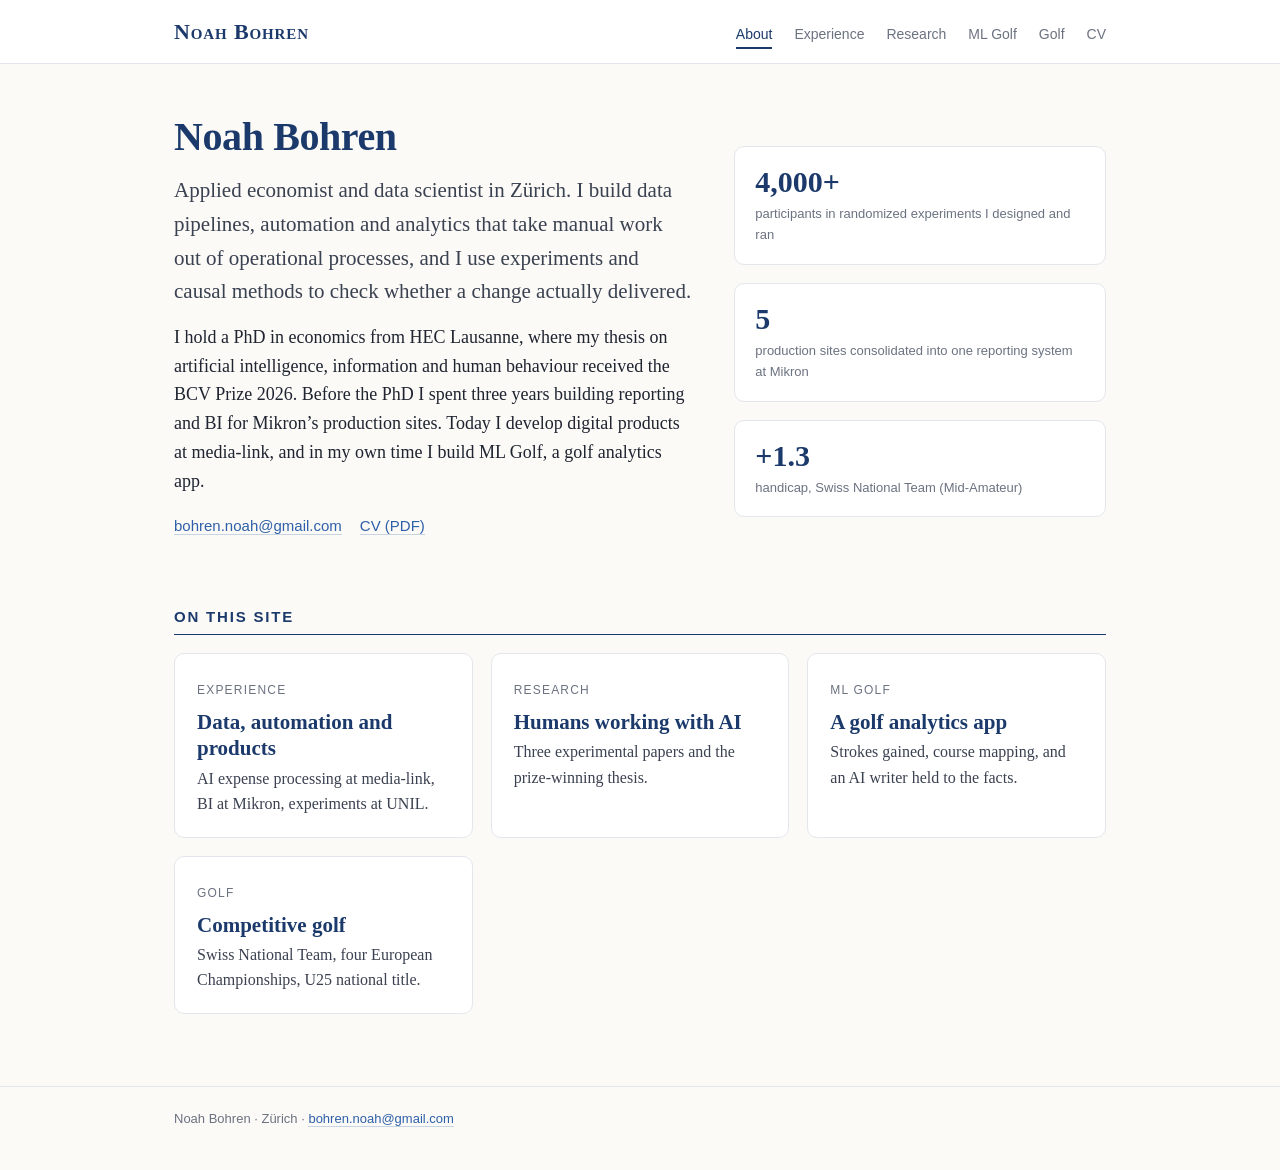
<file: index.html>
<!DOCTYPE html>
<html lang="en">
<head>
  <meta charset="utf-8">
  <meta name="viewport" content="width=device-width, initial-scale=1">
  <title>Noah Bohren</title>
  <meta name="description" content="Applied economist and data scientist in Zürich.">
  <link rel="stylesheet" href="assets/style.css">
</head>
<body>
<header class="site-header">
  <div class="inner">
    <a class="brand" href="index.html">Noah Bohren</a>
    <nav>
      <a href="index.html" aria-current="page">About</a>
      <a href="experience.html">Experience</a>
      <a href="research.html">Research</a>
      <a href="ml-golf.html">ML Golf</a>
      <a href="golf.html">Golf</a>
      <a href="docs/CV_Noah_Bohren.pdf">CV</a>
    </nav>
  </div>
</header>
<main>

<section class="hero">
  <div>
    <h1>Noah Bohren</h1>
    <p class="lede">Applied economist and data scientist in Z&uuml;rich. I build data pipelines, automation and analytics that take manual work out of operational processes, and I use experiments and causal methods to check whether a change actually delivered.</p>
    <p>I hold a PhD in economics from HEC Lausanne, where my thesis on artificial intelligence, information and human behaviour received the BCV Prize 2026. Before the PhD I spent three years building reporting and BI for Mikron&rsquo;s production sites. Today I develop digital products at media-link, and in my own time I build ML Golf, a golf analytics app.</p>
    <p class="contact"><a href="mailto:bohren.noah@gmail.com">bohren.noah@gmail.com</a><a href="docs/CV_Noah_Bohren.pdf">CV (PDF)</a></p>
  </div>
  <div class="stats hero-stats">
    <div class="stat"><div class="num">4,000+</div><div class="lbl">participants in randomized experiments I designed and ran</div></div>
    <div class="stat"><div class="num">5</div><div class="lbl">production sites consolidated into one reporting system at Mikron</div></div>
    <div class="stat"><div class="num">+1.3</div><div class="lbl">handicap, Swiss National Team (Mid-Amateur)</div></div>
  </div>
</section>

<h2>On this site</h2>
<div class="cards">
  <a class="card" href="experience.html"><span class="kicker">Experience</span><h3>Data, automation and products</h3><p>AI expense processing at media-link, BI at Mikron, experiments at UNIL.</p></a>
  <a class="card" href="research.html"><span class="kicker">Research</span><h3>Humans working with AI</h3><p>Three experimental papers and the prize-winning thesis.</p></a>
  <a class="card" href="ml-golf.html"><span class="kicker">ML Golf</span><h3>A golf analytics app</h3><p>Strokes gained, course mapping, and an AI writer held to the facts.</p></a>
  <a class="card" href="golf.html"><span class="kicker">Golf</span><h3>Competitive golf</h3><p>Swiss National Team, four European Championships, U25 national title.</p></a>
</div>

</main>
<footer>
  <div class="inner">Noah Bohren &middot; Z&uuml;rich &middot; <a href="mailto:bohren.noah@gmail.com">bohren.noah@gmail.com</a></div>
</footer>
</body>
</html>
</file>
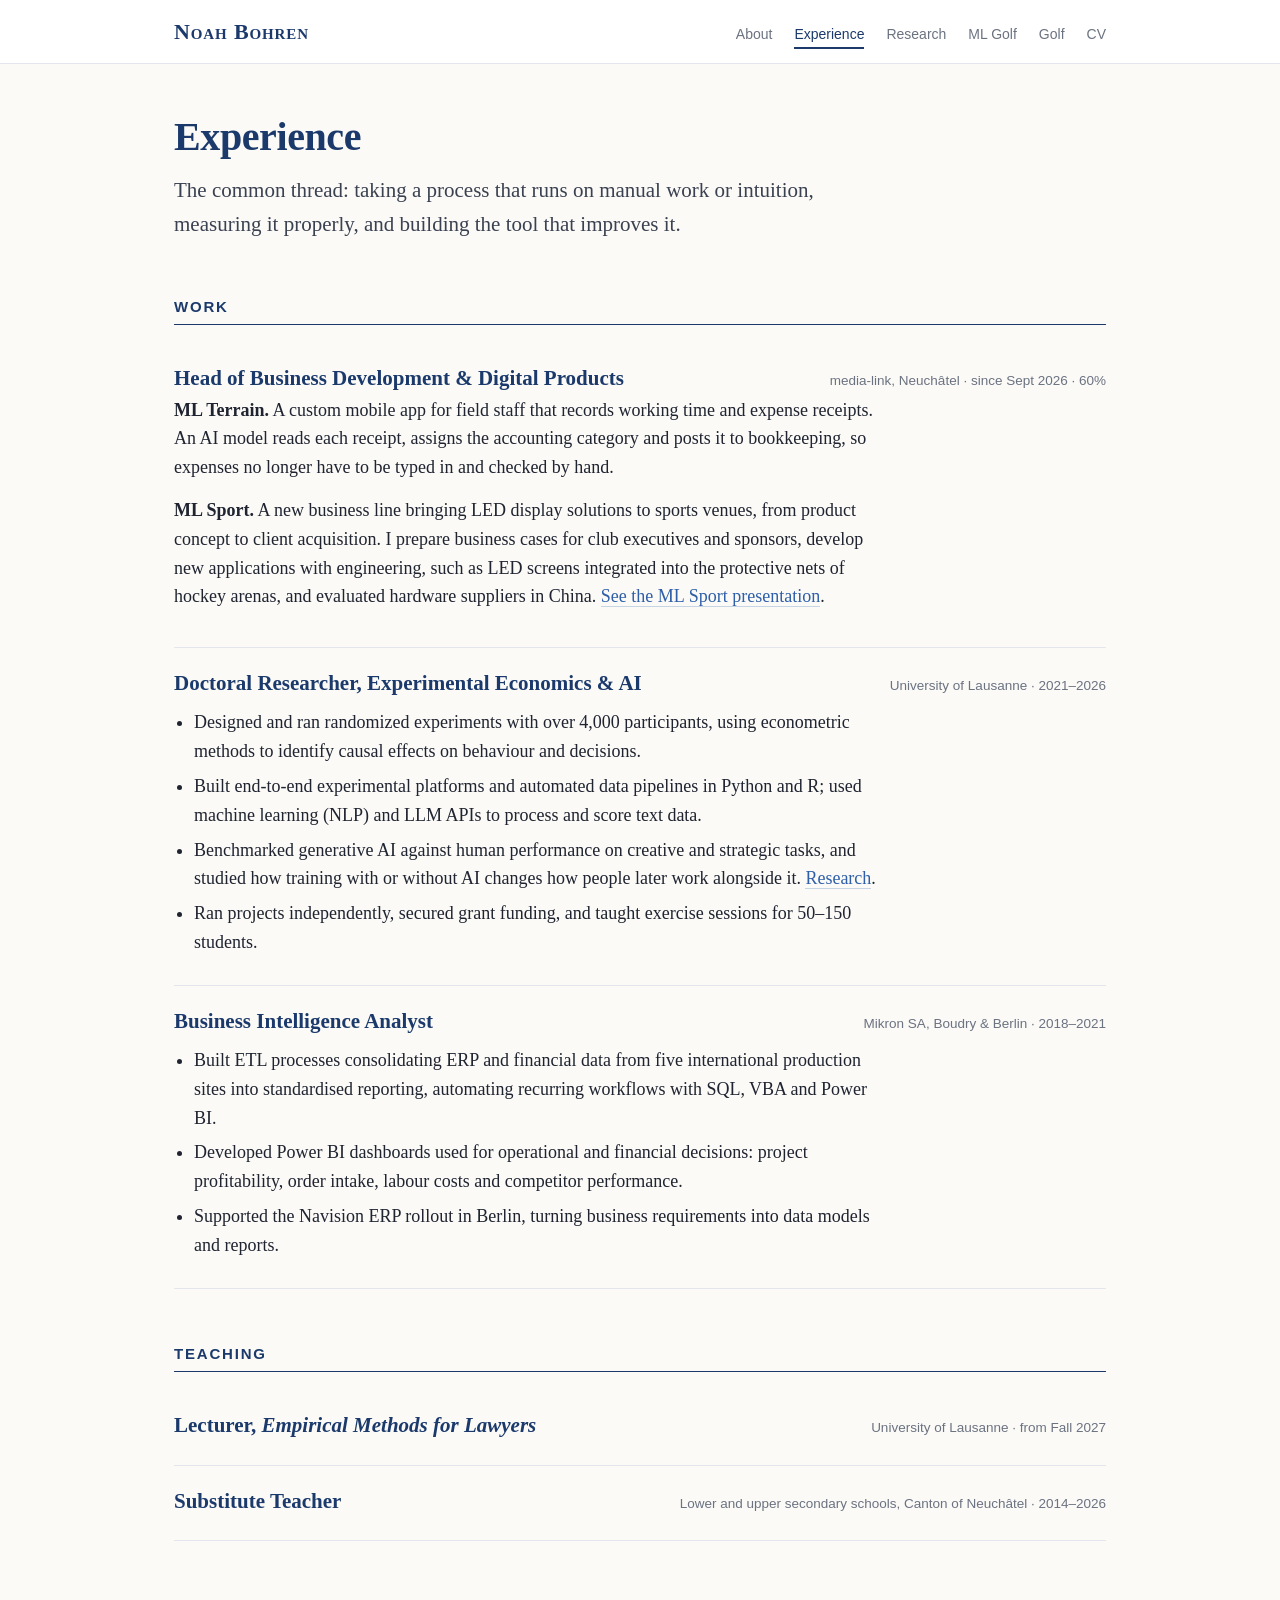
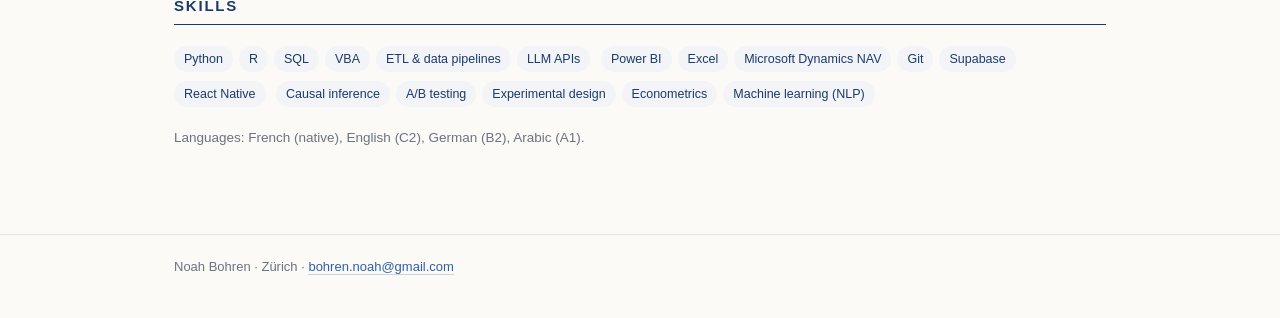
<file: experience.html>
<!DOCTYPE html>
<html lang="en">
<head>
  <meta charset="utf-8">
  <meta name="viewport" content="width=device-width, initial-scale=1">
  <title>Experience · Noah Bohren</title>
  <meta name="description" content="Work experience of Noah Bohren.">
  <link rel="stylesheet" href="assets/style.css">
</head>
<body>
<header class="site-header">
  <div class="inner">
    <a class="brand" href="index.html">Noah Bohren</a>
    <nav>
      <a href="index.html">About</a>
      <a href="experience.html" aria-current="page">Experience</a>
      <a href="research.html">Research</a>
      <a href="ml-golf.html">ML Golf</a>
      <a href="golf.html">Golf</a>
      <a href="docs/CV_Noah_Bohren.pdf">CV</a>
    </nav>
  </div>
</header>
<main>

<div class="narrow">
<h1>Experience</h1>
<p class="lede">The common thread: taking a process that runs on manual work or intuition, measuring it properly, and building the tool that improves it.</p>
</div>

<h2>Work</h2>

<div class="entry">
  <div class="entry-head"><h3>Head of Business Development &amp; Digital Products</h3><span class="meta">media-link, Neuch&acirc;tel &middot; since Sept 2026 &middot; 60%</span></div>
  <p><strong>ML Terrain.</strong> A custom mobile app for field staff that records working time and expense receipts. An AI model reads each receipt, assigns the accounting category and posts it to bookkeeping, so expenses no longer have to be typed in and checked by hand.</p>
  <p><strong>ML Sport.</strong> A new business line bringing LED display solutions to sports venues, from product concept to client acquisition. I prepare business cases for club executives and sponsors, develop new applications with engineering, such as LED screens integrated into the protective nets of hockey arenas, and evaluated hardware suppliers in China. <a href="https://nbohren.github.io/ml-sport/">See the ML Sport presentation</a>.</p>
</div>

<div class="entry">
  <div class="entry-head"><h3>Doctoral Researcher, Experimental Economics &amp; AI</h3><span class="meta">University of Lausanne &middot; 2021&ndash;2026</span></div>
  <ul>
    <li>Designed and ran randomized experiments with over 4,000 participants, using econometric methods to identify causal effects on behaviour and decisions.</li>
    <li>Built end-to-end experimental platforms and automated data pipelines in Python and R; used machine learning (NLP) and LLM APIs to process and score text data.</li>
    <li>Benchmarked generative AI against human performance on creative and strategic tasks, and studied how training with or without AI changes how people later work alongside it. <a href="research.html">Research</a>.</li>
    <li>Ran projects independently, secured grant funding, and taught exercise sessions for 50&ndash;150 students.</li>
  </ul>
</div>

<div class="entry">
  <div class="entry-head"><h3>Business Intelligence Analyst</h3><span class="meta">Mikron SA, Boudry &amp; Berlin &middot; 2018&ndash;2021</span></div>
  <ul>
    <li>Built ETL processes consolidating ERP and financial data from five international production sites into standardised reporting, automating recurring workflows with SQL, VBA and Power BI.</li>
    <li>Developed Power BI dashboards used for operational and financial decisions: project profitability, order intake, labour costs and competitor performance.</li>
    <li>Supported the Navision ERP rollout in Berlin, turning business requirements into data models and reports.</li>
  </ul>
</div>

<h2>Teaching</h2>

<div class="entry">
  <div class="entry-head"><h3>Lecturer, <em>Empirical Methods for Lawyers</em></h3><span class="meta">University of Lausanne &middot; from Fall 2027</span></div>
</div>
<div class="entry">
  <div class="entry-head"><h3>Substitute Teacher</h3><span class="meta">Lower and upper secondary schools, Canton of Neuch&acirc;tel &middot; 2014&ndash;2026</span></div>
</div>

<h2>Skills</h2>
<p>
<span class="pill">Python</span><span class="pill">R</span><span class="pill">SQL</span><span class="pill">VBA</span><span class="pill">ETL &amp; data pipelines</span><span class="pill">LLM APIs</span>
<span class="pill">Power BI</span><span class="pill">Excel</span><span class="pill">Microsoft Dynamics NAV</span><span class="pill">Git</span><span class="pill">Supabase</span><span class="pill">React Native</span>
<span class="pill">Causal inference</span><span class="pill">A/B testing</span><span class="pill">Experimental design</span><span class="pill">Econometrics</span><span class="pill">Machine learning (NLP)</span>
</p>
<p class="meta">Languages: French (native), English (C2), German (B2), Arabic (A1).</p>

</main>
<footer>
  <div class="inner">Noah Bohren &middot; Z&uuml;rich &middot; <a href="mailto:bohren.noah@gmail.com">bohren.noah@gmail.com</a></div>
</footer>
</body>
</html>
</file>
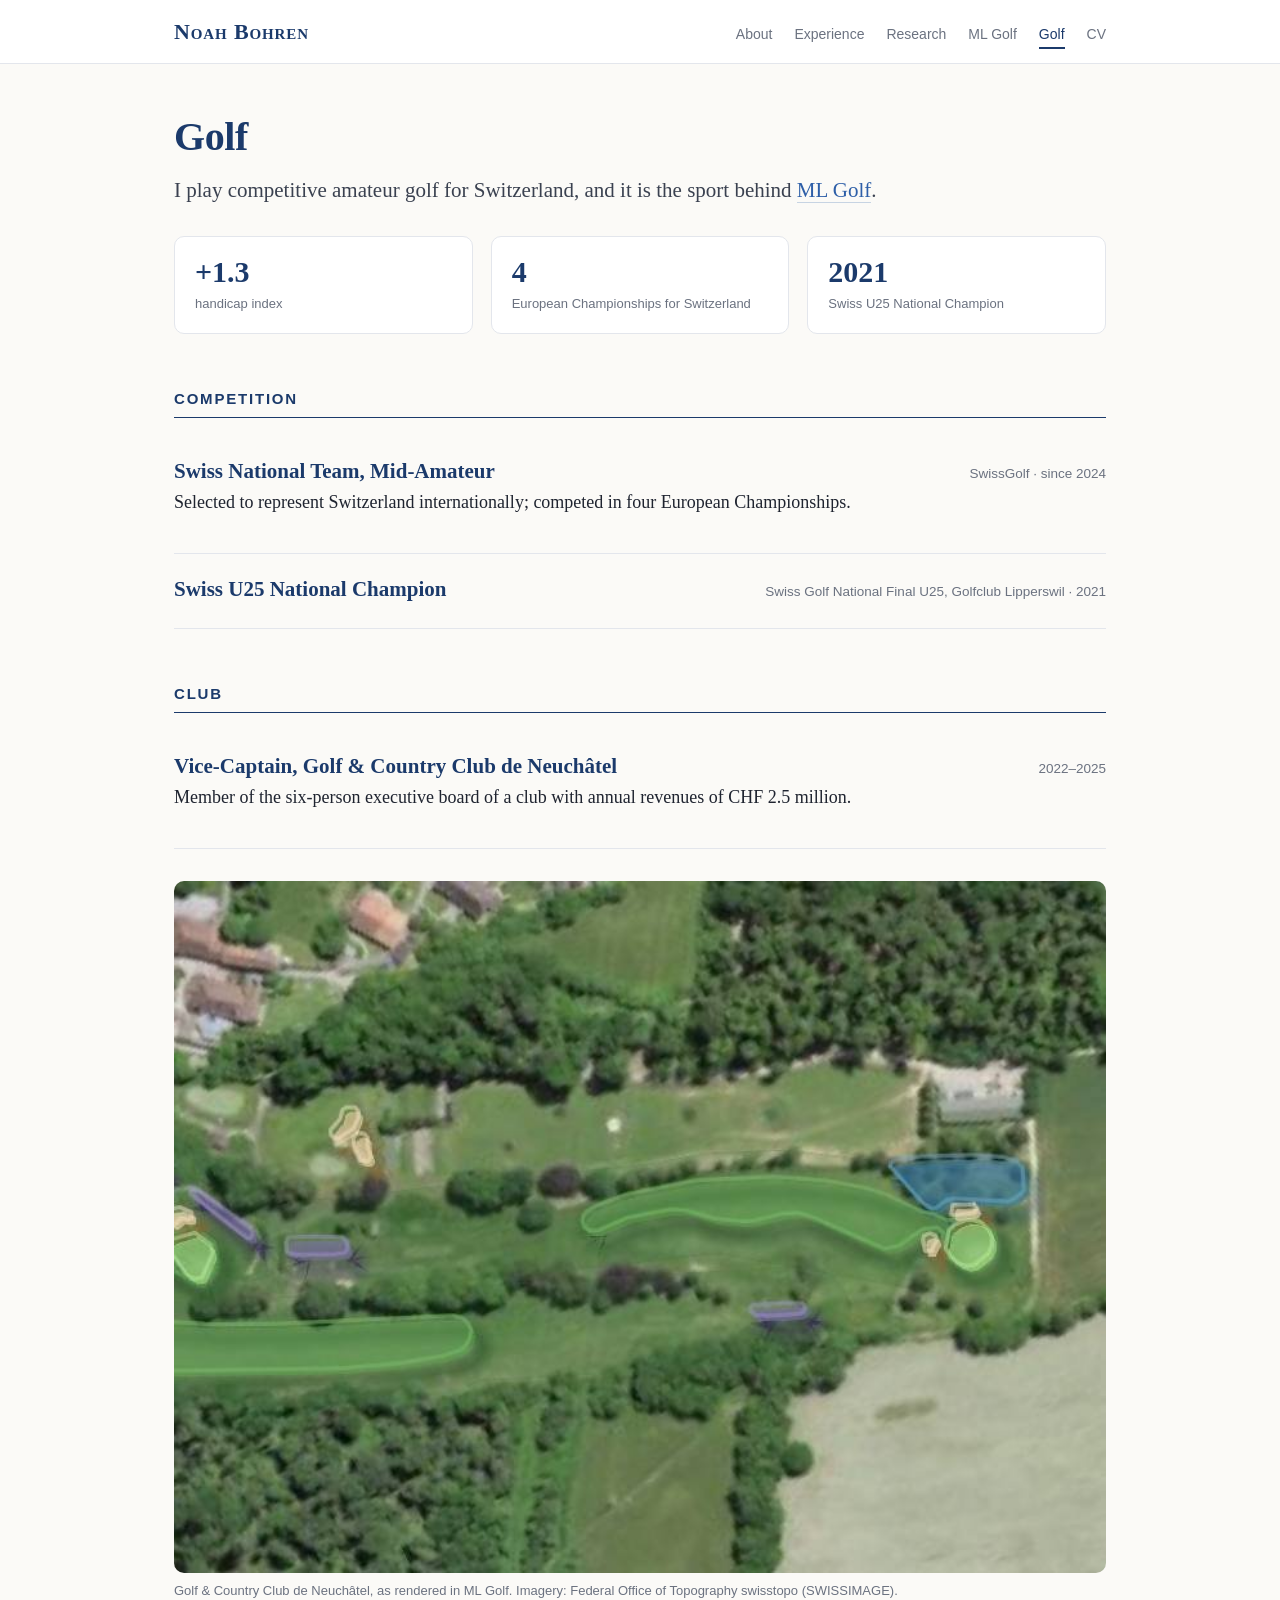
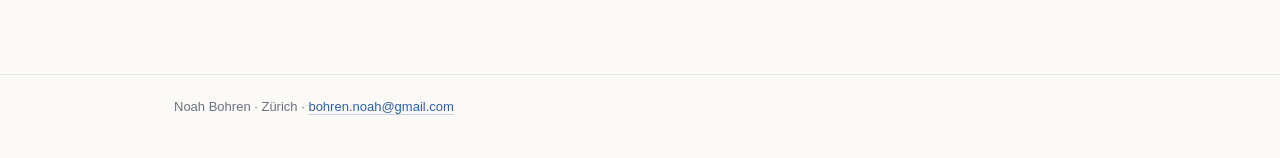
<file: golf.html>
<!DOCTYPE html>
<html lang="en">
<head>
  <meta charset="utf-8">
  <meta name="viewport" content="width=device-width, initial-scale=1">
  <title>Golf · Noah Bohren</title>
  <meta name="description" content="Competitive golf: Swiss National Team (Mid-Amateur).">
  <link rel="stylesheet" href="assets/style.css">
</head>
<body>
<header class="site-header">
  <div class="inner">
    <a class="brand" href="index.html">Noah Bohren</a>
    <nav>
      <a href="index.html">About</a>
      <a href="experience.html">Experience</a>
      <a href="research.html">Research</a>
      <a href="ml-golf.html">ML Golf</a>
      <a href="golf.html" aria-current="page">Golf</a>
      <a href="docs/CV_Noah_Bohren.pdf">CV</a>
    </nav>
  </div>
</header>
<main>

<div class="narrow">
<h1>Golf</h1>
<p class="lede">I play competitive amateur golf for Switzerland, and it is the sport behind <a href="ml-golf.html">ML Golf</a>.</p>
</div>

<div class="stats">
  <div class="stat"><div class="num">+1.3</div><div class="lbl">handicap index</div></div>
  <div class="stat"><div class="num">4</div><div class="lbl">European Championships for Switzerland</div></div>
  <div class="stat"><div class="num">2021</div><div class="lbl">Swiss U25 National Champion</div></div>
</div>

<h2>Competition</h2>
<div class="entry">
  <div class="entry-head"><h3>Swiss National Team, Mid-Amateur</h3><span class="meta">SwissGolf &middot; since 2024</span></div>
  <p>Selected to represent Switzerland internationally; competed in four European Championships.</p>
</div>
<div class="entry">
  <div class="entry-head"><h3>Swiss U25 National Champion</h3><span class="meta">Swiss Golf National Final U25, Golfclub Lipperswil &middot; 2021</span></div>
</div>

<h2>Club</h2>
<div class="entry">
  <div class="entry-head"><h3>Vice-Captain, Golf &amp; Country Club de Neuch&acirc;tel</h3><span class="meta">2022&ndash;2025</span></div>
  <p>Member of the six-person executive board of a club with annual revenues of CHF 2.5 million.</p>
</div>

<figure style="margin-top:32px">
  <img class="wide" src="assets/img/course-neuchatel.jpg" alt="Aerial view of a hole at Golf &amp; Country Club de Neuch&acirc;tel" loading="lazy">
  <figcaption>Golf &amp; Country Club de Neuch&acirc;tel, as rendered in ML Golf. Imagery: Federal Office of Topography swisstopo (SWISSIMAGE).</figcaption>
</figure>

</main>
<footer>
  <div class="inner">Noah Bohren &middot; Z&uuml;rich &middot; <a href="mailto:bohren.noah@gmail.com">bohren.noah@gmail.com</a></div>
</footer>
</body>
</html>
</file>
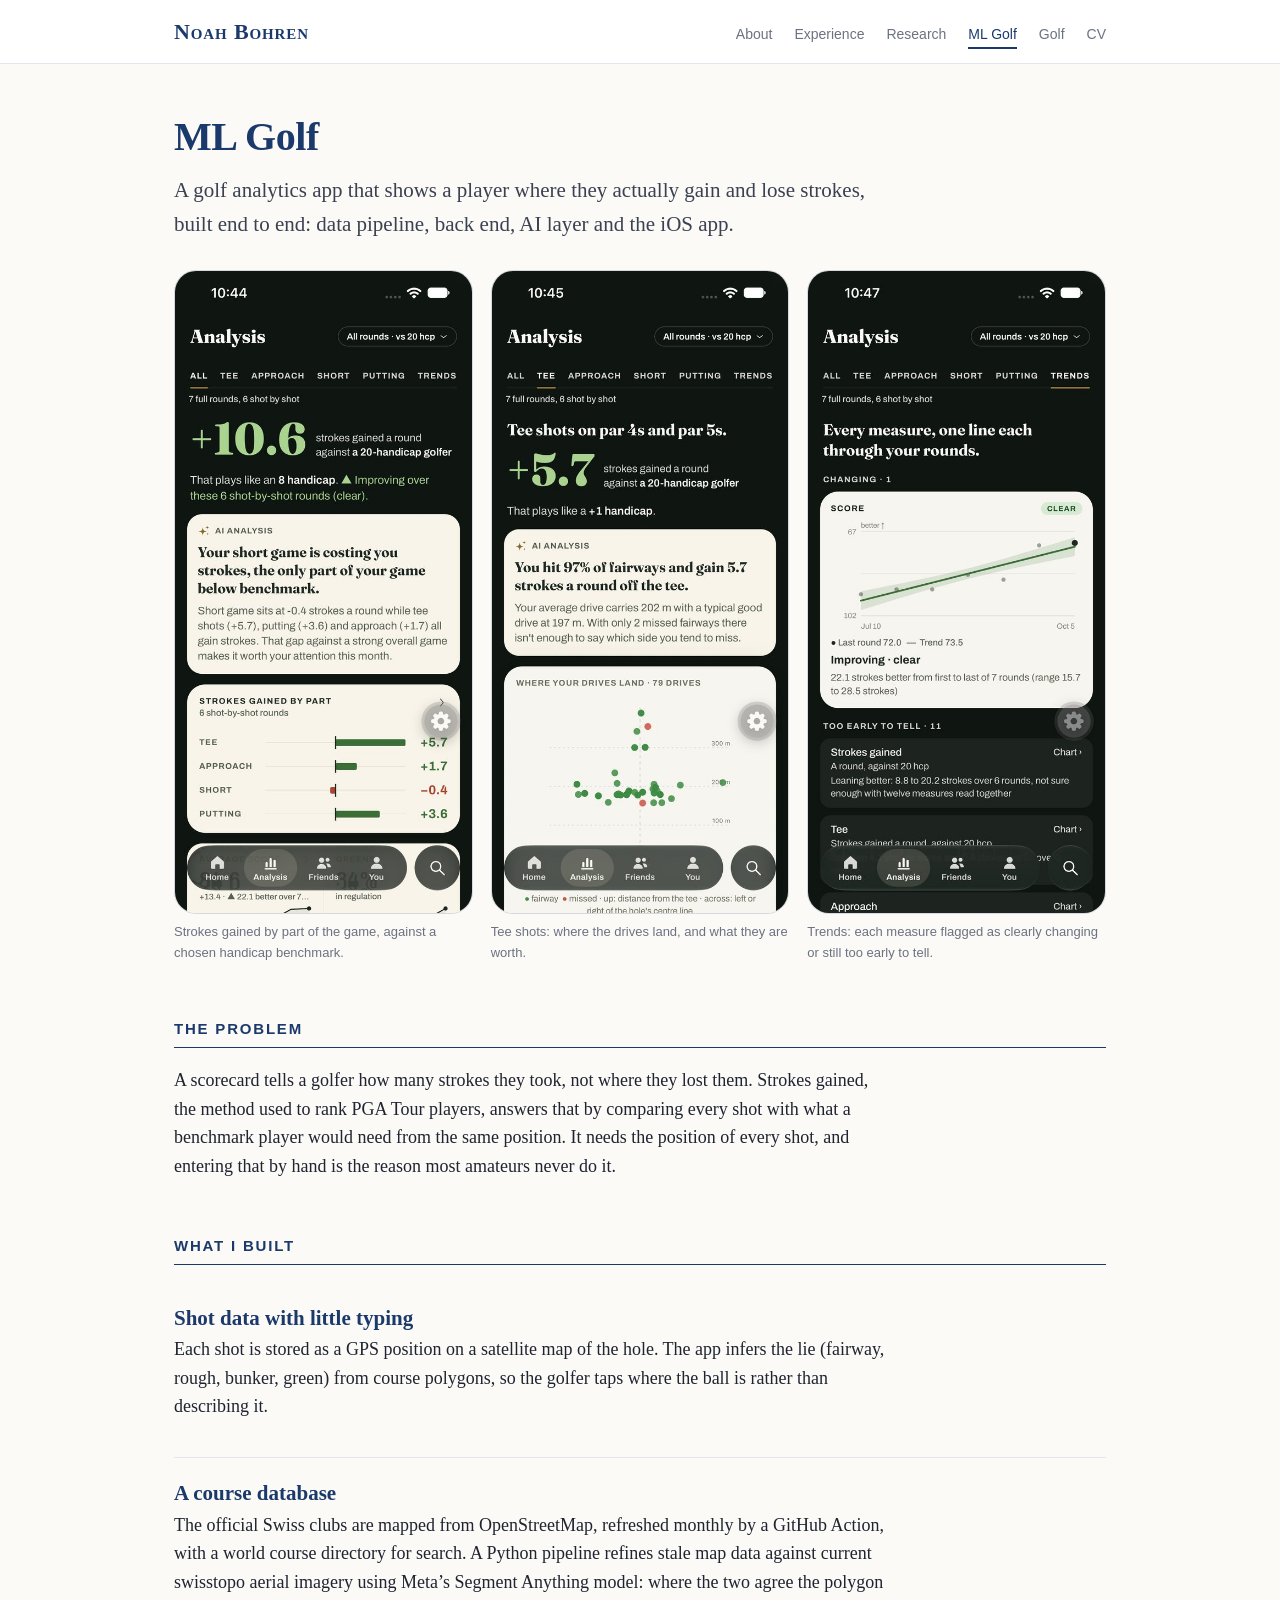
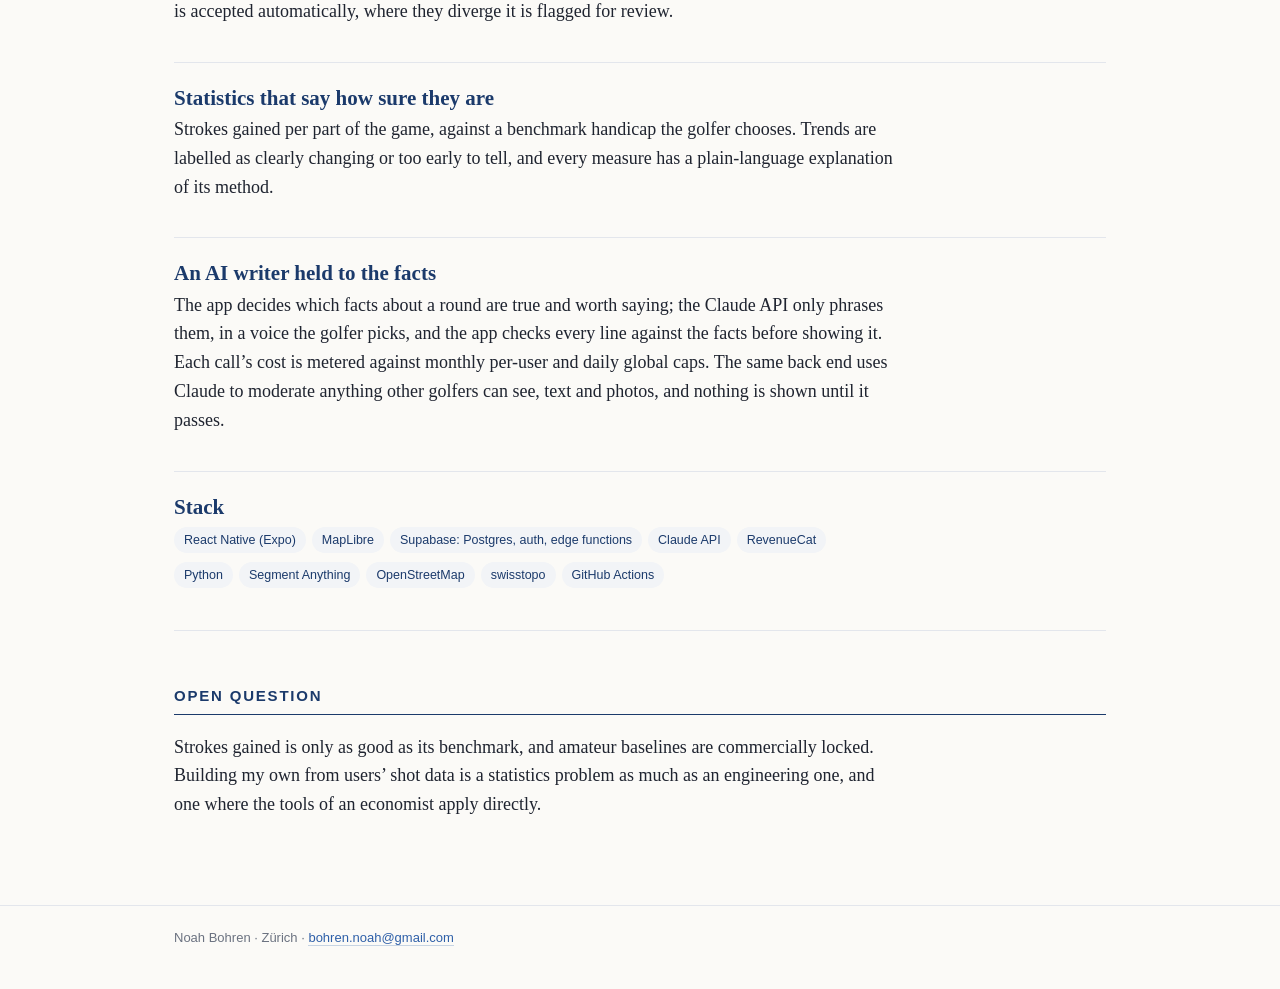
<file: ml-golf.html>
<!DOCTYPE html>
<html lang="en">
<head>
  <meta charset="utf-8">
  <meta name="viewport" content="width=device-width, initial-scale=1">
  <title>ML Golf · Noah Bohren</title>
  <meta name="description" content="ML Golf, an iOS golf analytics app built by Noah Bohren.">
  <link rel="stylesheet" href="assets/style.css">
</head>
<body>
<header class="site-header">
  <div class="inner">
    <a class="brand" href="index.html">Noah Bohren</a>
    <nav>
      <a href="index.html">About</a>
      <a href="experience.html">Experience</a>
      <a href="research.html">Research</a>
      <a href="ml-golf.html" aria-current="page">ML Golf</a>
      <a href="golf.html">Golf</a>
      <a href="docs/CV_Noah_Bohren.pdf">CV</a>
    </nav>
  </div>
</header>
<main>

<div class="narrow">
<h1>ML Golf</h1>
<p class="lede">A golf analytics app that shows a player where they actually gain and lose strokes, built end to end: data pipeline, back end, AI layer and the iOS app.</p>
</div>

<div class="shots">
  <figure><img src="assets/img/golf-analysis.jpg" alt="Analysis screen: strokes gained by part of the game" loading="lazy"><figcaption>Strokes gained by part of the game, against a chosen handicap benchmark.</figcaption></figure>
  <figure><img src="assets/img/golf-tee.jpg" alt="Tee shot analysis with a dispersion plot of drives" loading="lazy"><figcaption>Tee shots: where the drives land, and what they are worth.</figcaption></figure>
  <figure><img src="assets/img/golf-trends.jpg" alt="Trends screen with a score trend line" loading="lazy"><figcaption>Trends: each measure flagged as clearly changing or still too early to tell.</figcaption></figure>
</div>

<h2>The problem</h2>
<p class="narrow">A scorecard tells a golfer how many strokes they took, not where they lost them. Strokes gained, the method used to rank PGA Tour players, answers that by comparing every shot with what a benchmark player would need from the same position. It needs the position of every shot, and entering that by hand is the reason most amateurs never do it.</p>

<h2>What I built</h2>
<div class="entry">
  <h3>Shot data with little typing</h3>
  <p>Each shot is stored as a GPS position on a satellite map of the hole. The app infers the lie (fairway, rough, bunker, green) from course polygons, so the golfer taps where the ball is rather than describing it.</p>
</div>
<div class="entry">
  <h3>A course database</h3>
  <p>The official Swiss clubs are mapped from OpenStreetMap, refreshed monthly by a GitHub Action, with a world course directory for search. A Python pipeline refines stale map data against current swisstopo aerial imagery using Meta&rsquo;s Segment Anything model: where the two agree the polygon is accepted automatically, where they diverge it is flagged for review.</p>
</div>
<div class="entry">
  <h3>Statistics that say how sure they are</h3>
  <p>Strokes gained per part of the game, against a benchmark handicap the golfer chooses. Trends are labelled as clearly changing or too early to tell, and every measure has a plain-language explanation of its method.</p>
</div>
<div class="entry">
  <h3>An AI writer held to the facts</h3>
  <p>The app decides which facts about a round are true and worth saying; the Claude API only phrases them, in a voice the golfer picks, and the app checks every line against the facts before showing it. Each call&rsquo;s cost is metered against monthly per-user and daily global caps. The same back end uses Claude to moderate anything other golfers can see, text and photos, and nothing is shown until it passes.</p>
</div>
<div class="entry">
  <h3>Stack</h3>
  <p><span class="pill">React Native (Expo)</span><span class="pill">MapLibre</span><span class="pill">Supabase: Postgres, auth, edge functions</span><span class="pill">Claude API</span><span class="pill">RevenueCat</span><span class="pill">Python</span><span class="pill">Segment Anything</span><span class="pill">OpenStreetMap</span><span class="pill">swisstopo</span><span class="pill">GitHub Actions</span></p>
</div>

<h2>Open question</h2>
<p class="narrow">Strokes gained is only as good as its benchmark, and amateur baselines are commercially locked. Building my own from users&rsquo; shot data is a statistics problem as much as an engineering one, and one where the tools of an economist apply directly.</p>

</main>
<footer>
  <div class="inner">Noah Bohren &middot; Z&uuml;rich &middot; <a href="mailto:bohren.noah@gmail.com">bohren.noah@gmail.com</a></div>
</footer>
</body>
</html>
</file>
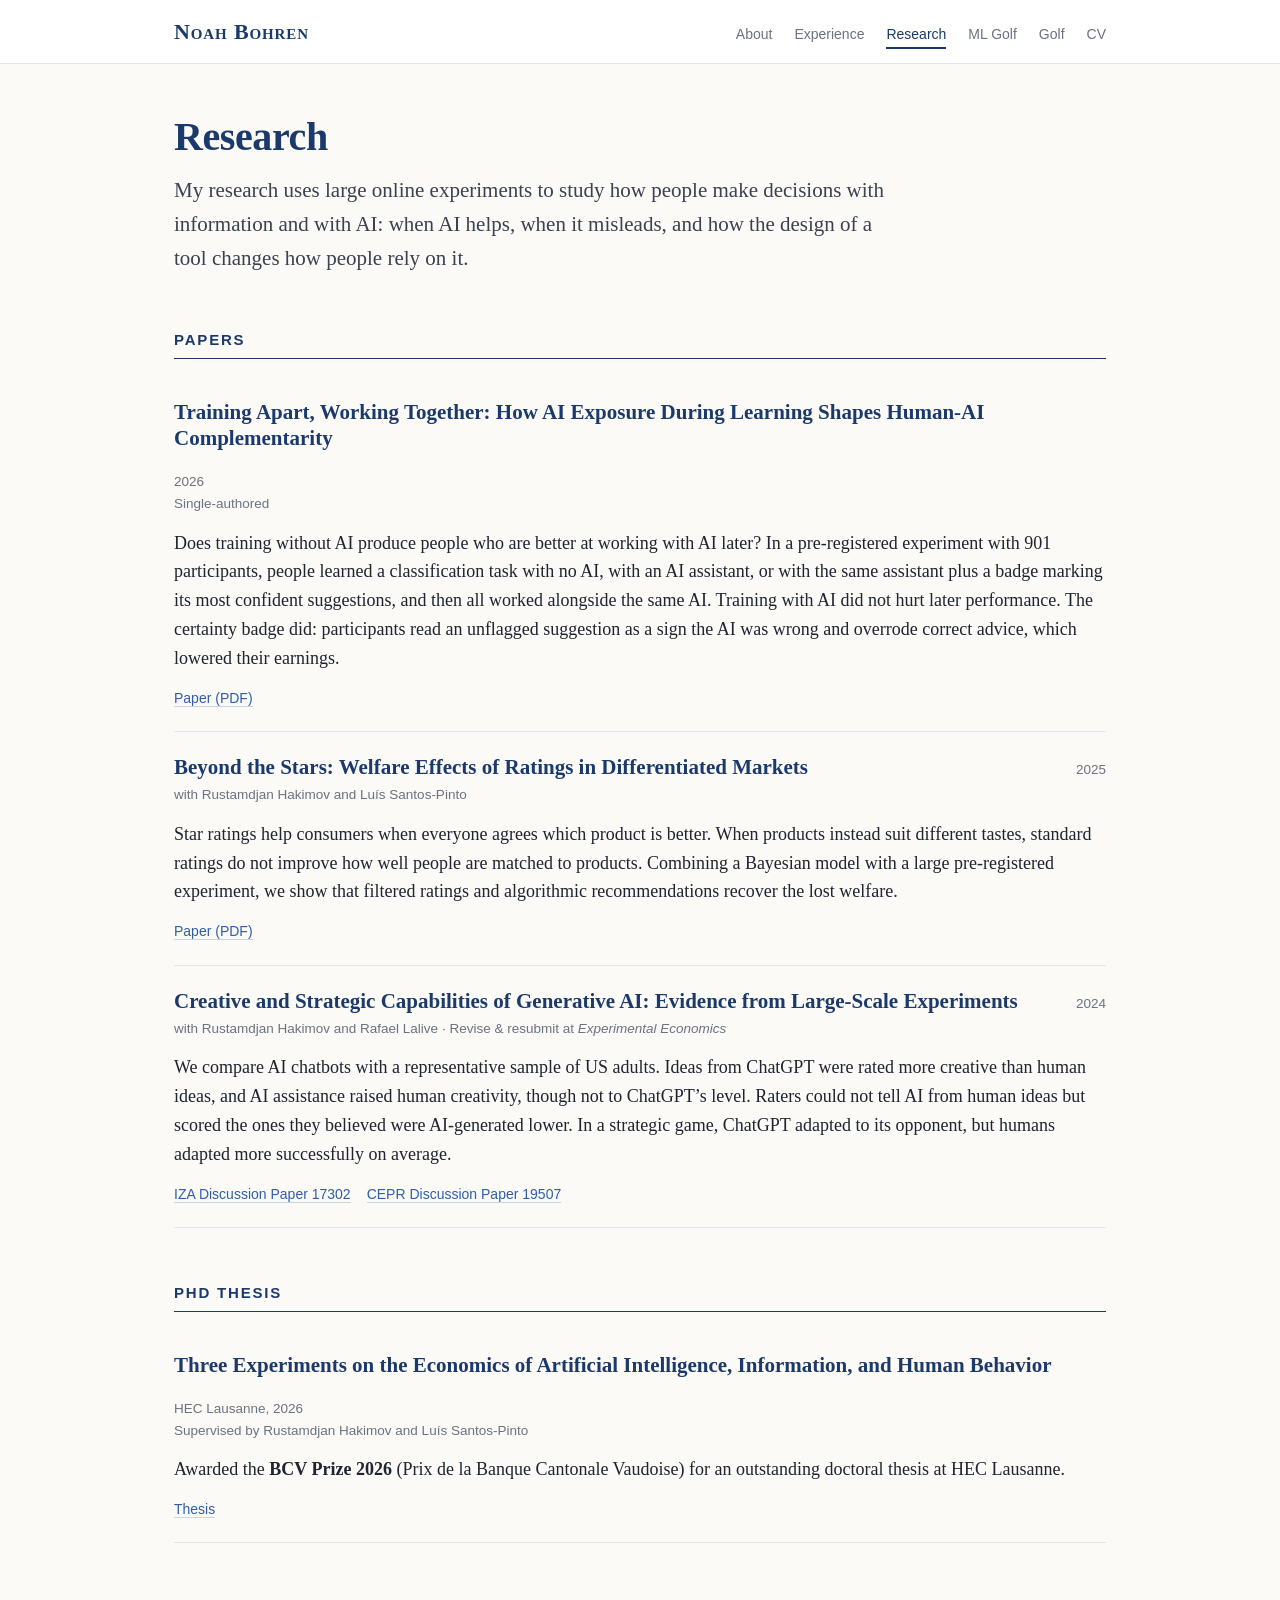
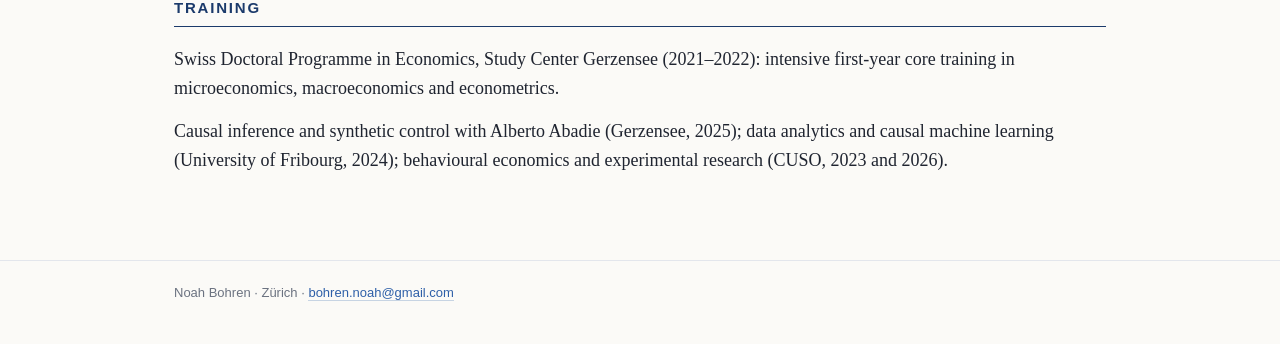
<file: research.html>
<!DOCTYPE html>
<html lang="en">
<head>
  <meta charset="utf-8">
  <meta name="viewport" content="width=device-width, initial-scale=1">
  <title>Research · Noah Bohren</title>
  <meta name="description" content="Research papers and PhD thesis of Noah Bohren.">
  <link rel="stylesheet" href="assets/style.css">
</head>
<body>
<header class="site-header">
  <div class="inner">
    <a class="brand" href="index.html">Noah Bohren</a>
    <nav>
      <a href="index.html">About</a>
      <a href="experience.html">Experience</a>
      <a href="research.html" aria-current="page">Research</a>
      <a href="ml-golf.html">ML Golf</a>
      <a href="golf.html">Golf</a>
      <a href="docs/CV_Noah_Bohren.pdf">CV</a>
    </nav>
  </div>
</header>
<main>

<div class="narrow">
<h1>Research</h1>
<p class="lede">My research uses large online experiments to study how people make decisions with information and with AI: when AI helps, when it misleads, and how the design of a tool changes how people rely on it.</p>
</div>

<h2>Papers</h2>

<div class="paper">
  <div class="entry-head"><h3>Training Apart, Working Together: How AI Exposure During Learning Shapes Human-AI Complementarity</h3><span class="meta">2026</span></div>
  <p class="meta">Single-authored</p>
  <p>Does training without AI produce people who are better at working with AI later? In a pre-registered experiment with 901 participants, people learned a classification task with no AI, with an AI assistant, or with the same assistant plus a badge marking its most confident suggestions, and then all worked alongside the same AI. Training with AI did not hurt later performance. The certainty badge did: participants read an unflagged suggestion as a sign the AI was wrong and overrode correct advice, which lowered their earnings.</p>
  <div class="links"><a href="https://drive.google.com/file/d/1BhfTeZSW5SOq10197jQscM5-AFH-Xc4W/view?usp=sharing">Paper (PDF)</a></div>
</div>

<div class="paper">
  <div class="entry-head"><h3>Beyond the Stars: Welfare Effects of Ratings in Differentiated Markets</h3><span class="meta">2025</span></div>
  <p class="meta">with Rustamdjan Hakimov and Lu&iacute;s Santos-Pinto</p>
  <p>Star ratings help consumers when everyone agrees which product is better. When products instead suit different tastes, standard ratings do not improve how well people are matched to products. Combining a Bayesian model with a large pre-registered experiment, we show that filtered ratings and algorithmic recommendations recover the lost welfare.</p>
  <div class="links"><a href="https://people.unil.ch/luispedrosantospinto/files/2025/12/beyond_the_stars_2025_12_15-1.pdf">Paper (PDF)</a></div>
</div>

<div class="paper">
  <div class="entry-head"><h3>Creative and Strategic Capabilities of Generative AI: Evidence from Large-Scale Experiments</h3><span class="meta">2024</span></div>
  <p class="meta">with Rustamdjan Hakimov and Rafael Lalive &middot; Revise &amp; resubmit at <em>Experimental Economics</em></p>
  <p>We compare AI chatbots with a representative sample of US adults. Ideas from ChatGPT were rated more creative than human ideas, and AI assistance raised human creativity, though not to ChatGPT&rsquo;s level. Raters could not tell AI from human ideas but scored the ones they believed were AI-generated lower. In a strategic game, ChatGPT adapted to its opponent, but humans adapted more successfully on average.</p>
  <div class="links"><a href="https://www.iza.org/publications/dp17302">IZA Discussion Paper 17302</a><a href="https://ideas.repec.org/p/cpr/ceprdp/19507.html">CEPR Discussion Paper 19507</a></div>
</div>

<h2>PhD thesis</h2>
<div class="paper">
  <div class="entry-head"><h3>Three Experiments on the Economics of Artificial Intelligence, Information, and Human Behavior</h3><span class="meta">HEC Lausanne, 2026</span></div>
  <p class="meta">Supervised by Rustamdjan Hakimov and Lu&iacute;s Santos-Pinto</p>
  <p>Awarded the <strong>BCV Prize 2026</strong> (Prix de la Banque Cantonale Vaudoise) for an outstanding doctoral thesis at HEC Lausanne.</p>
  <div class="links"><a href="https://iris.unil.ch/entities/publication/d401e9a3-a9f8-4bf3-a355-f189f85e8ec5">Thesis</a></div>
</div>

<h2>Training</h2>
<p>Swiss Doctoral Programme in Economics, Study Center Gerzensee (2021&ndash;2022): intensive first-year core training in microeconomics, macroeconomics and econometrics.</p>
<p>Causal inference and synthetic control with Alberto Abadie (Gerzensee, 2025); data analytics and causal machine learning (University of Fribourg, 2024); behavioural economics and experimental research (CUSO, 2023 and 2026).</p>

</main>
<footer>
  <div class="inner">Noah Bohren &middot; Z&uuml;rich &middot; <a href="mailto:bohren.noah@gmail.com">bohren.noah@gmail.com</a></div>
</footer>
</body>
</html>
</file>
<file: assets/style.css>
:root {
  --navy: #1b3a6b;
  --ink: #1f2430;
  --muted: #6b7280;
  --line: #e3e6ec;
  --paper: #fbfaf7;
  --tint: #f2f4f7;
  --link: #2e5fa8;
  --serif: "Palatino Linotype", Palatino, "Book Antiqua", "URW Palladio L", Georgia, serif;
  --sans: -apple-system, BlinkMacSystemFont, "Segoe UI", Helvetica, Arial, sans-serif;
}

* { box-sizing: border-box; }

html { -webkit-text-size-adjust: 100%; }

body {
  margin: 0;
  background: var(--paper);
  color: var(--ink);
  font-family: var(--serif);
  font-size: 18px;
  line-height: 1.6;
}

a { color: var(--link); text-decoration: none; border-bottom: 1px solid rgba(46, 95, 168, .25); }
a:hover { border-bottom-color: var(--link); }

/* header */
.site-header {
  border-bottom: 1px solid var(--line);
  background: #fff;
  position: sticky; top: 0; z-index: 10;
}
.site-header .inner {
  max-width: 980px; margin: 0 auto; padding: 14px 24px;
  display: flex; align-items: baseline; justify-content: space-between; gap: 24px; flex-wrap: wrap;
}
.brand {
  font-variant: small-caps; letter-spacing: .04em; font-size: 22px; font-weight: 700;
  color: var(--navy); border: 0;
}
nav { display: flex; gap: 22px; flex-wrap: wrap; font-family: var(--sans); font-size: 14px; }
nav a { color: var(--muted); border: 0; padding-bottom: 2px; }
nav a:hover { color: var(--navy); }
nav a[aria-current="page"] { color: var(--navy); border-bottom: 2px solid var(--navy); }

/* layout */
main { max-width: 980px; margin: 0 auto; padding: 48px 24px 72px; }
.narrow { max-width: 720px; }

h1, h2, h3 { color: var(--navy); line-height: 1.25; font-weight: 700; }
h1 { font-size: 40px; margin: 0 0 12px; letter-spacing: -.01em; }
h2 {
  font-size: 15px; font-family: var(--sans); text-transform: uppercase; letter-spacing: .12em;
  margin: 56px 0 18px; padding-bottom: 8px; border-bottom: 1px solid var(--navy);
}
h3 { font-size: 21px; margin: 0 0 4px; }

.lede { font-size: 21px; color: #3a4150; max-width: 720px; }
.meta { font-family: var(--sans); font-size: 13.5px; color: var(--muted); }
p { margin: 0 0 14px; }

/* entries */
.entry { padding: 22px 0; border-bottom: 1px solid var(--line); }
.entry:last-child { border-bottom: 0; }
.entry-head { display: flex; justify-content: space-between; align-items: baseline; gap: 16px; flex-wrap: wrap; }
.entry p { max-width: 720px; }
.entry ul { margin: 8px 0 0; padding-left: 20px; max-width: 720px; }
.entry li { margin-bottom: 6px; }

/* cards */
.cards { display: grid; grid-template-columns: repeat(auto-fit, minmax(260px, 1fr)); gap: 18px; margin-top: 8px; }
.card {
  display: block; background: #fff; border: 1px solid var(--line); border-radius: 10px;
  padding: 20px 22px; color: var(--ink);
}
a.card:hover { border-color: var(--navy); }
.card .kicker { font-family: var(--sans); font-size: 12px; text-transform: uppercase; letter-spacing: .1em; color: var(--muted); }
.card h3 { margin-top: 6px; }
.card p { font-size: 16px; color: #3a4150; margin: 0; }

/* figures */
figure { margin: 0; }
figcaption { font-family: var(--sans); font-size: 13px; color: var(--muted); margin-top: 8px; }
.shots { display: grid; grid-template-columns: repeat(3, 1fr); gap: 18px; margin: 28px 0 8px; }
.shots img { width: 100%; border-radius: 22px; border: 1px solid #d5d8de; display: block; }
.wide { width: 100%; border-radius: 10px; display: block; }

.stats { display: grid; grid-template-columns: repeat(auto-fit, minmax(160px, 1fr)); gap: 18px; margin: 28px 0; }
.stat { background: #fff; border: 1px solid var(--line); border-radius: 10px; padding: 18px 20px; }
.stat .num { font-size: 30px; color: var(--navy); font-weight: 700; line-height: 1.1; }
.stat .lbl { font-family: var(--sans); font-size: 13px; color: var(--muted); margin-top: 6px; }

.pill {
  display: inline-block; font-family: var(--sans); font-size: 12.5px; color: var(--navy);
  background: var(--tint); border-radius: 999px; padding: 3px 10px; margin: 0 6px 6px 0;
}

.paper { padding: 22px 0; border-bottom: 1px solid var(--line); }
.paper .links { font-family: var(--sans); font-size: 14px; margin-top: 6px; }
.paper .links a { margin-right: 16px; }

.hero { display: grid; grid-template-columns: 1.4fr 1fr; gap: 40px; align-items: center; }
.contact { font-family: var(--sans); font-size: 15px; margin-top: 18px; }
.contact a { margin-right: 18px; }

footer { border-top: 1px solid var(--line); }
footer .inner { max-width: 980px; margin: 0 auto; padding: 22px 24px 40px; font-family: var(--sans); font-size: 13px; color: var(--muted); }

@media (max-width: 760px) {
  body { font-size: 17px; }
  h1 { font-size: 32px; }
  .hero { grid-template-columns: 1fr; }
  .shots { grid-template-columns: 1fr 1fr; }
  .shots figure:last-child { display: none; }
  main { padding-top: 32px; }
}

.hero-stats { grid-template-columns: 1fr; margin: 0; }
</file>
